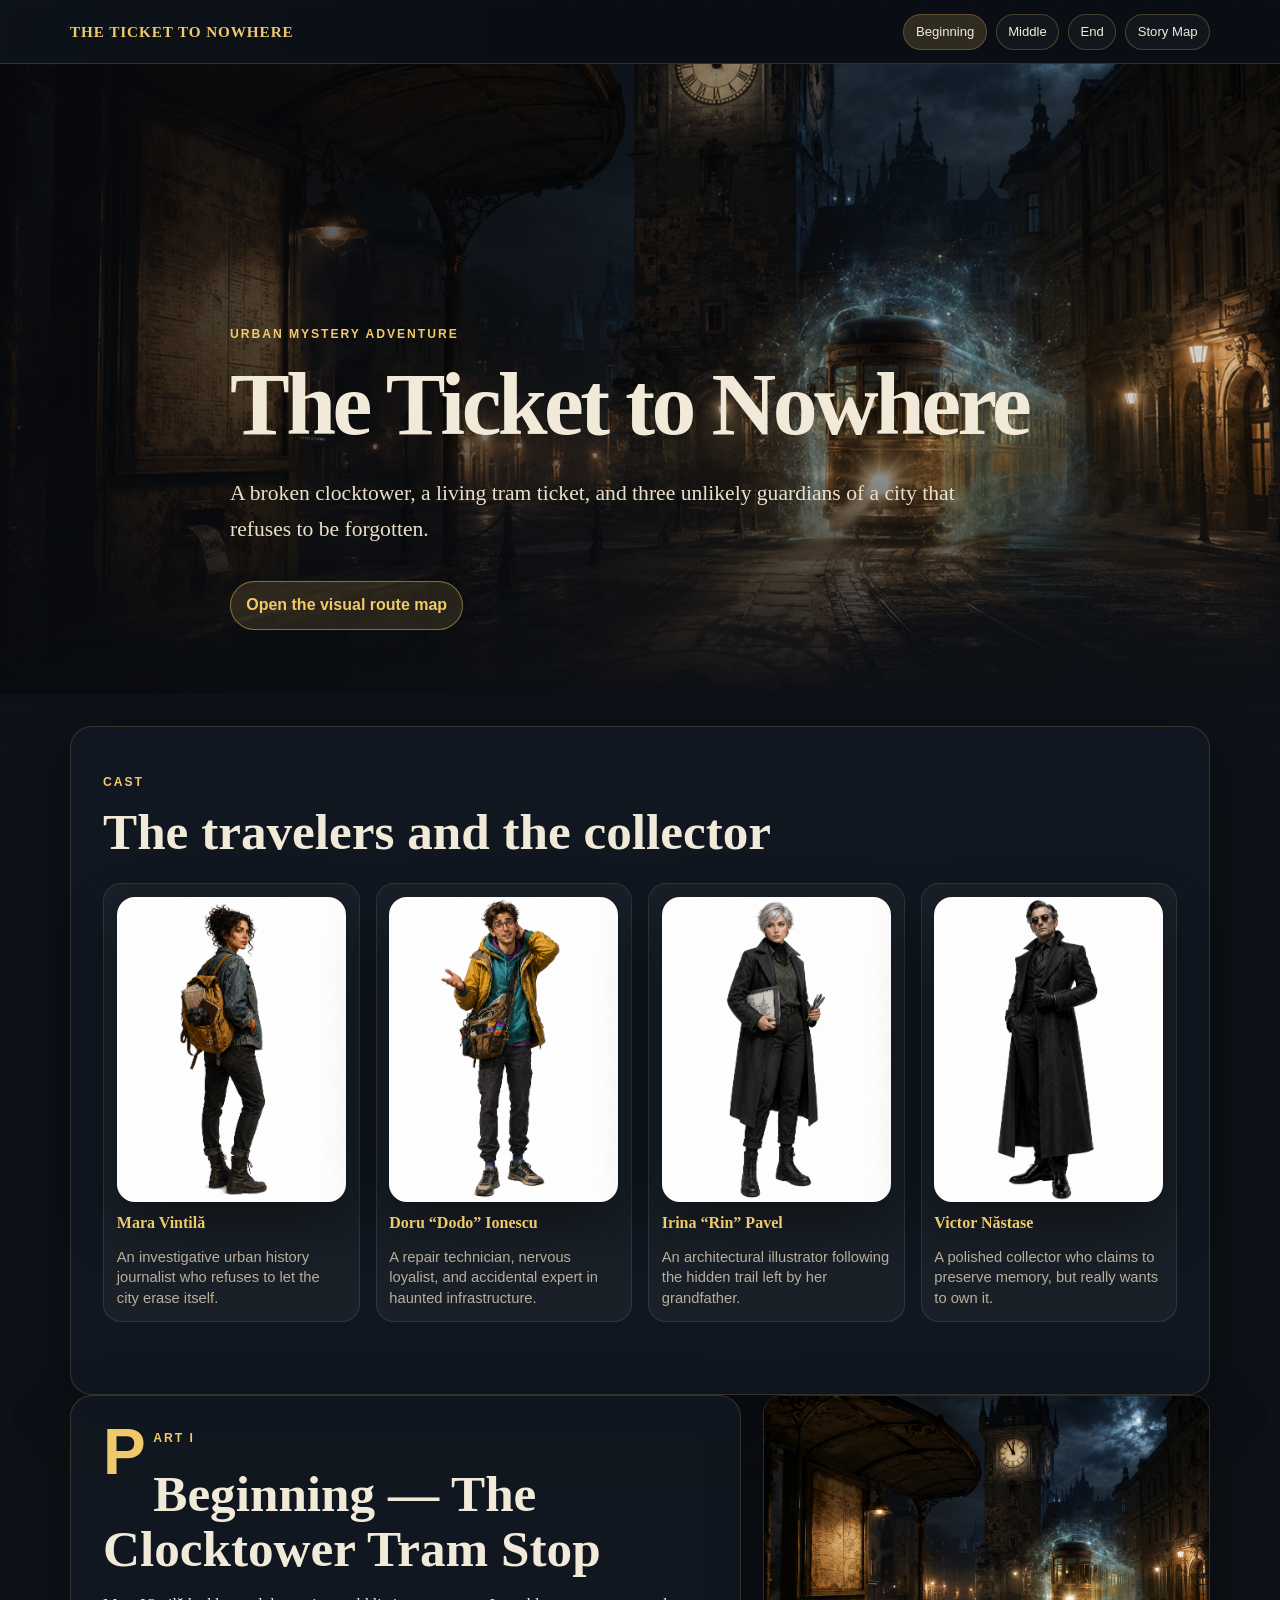
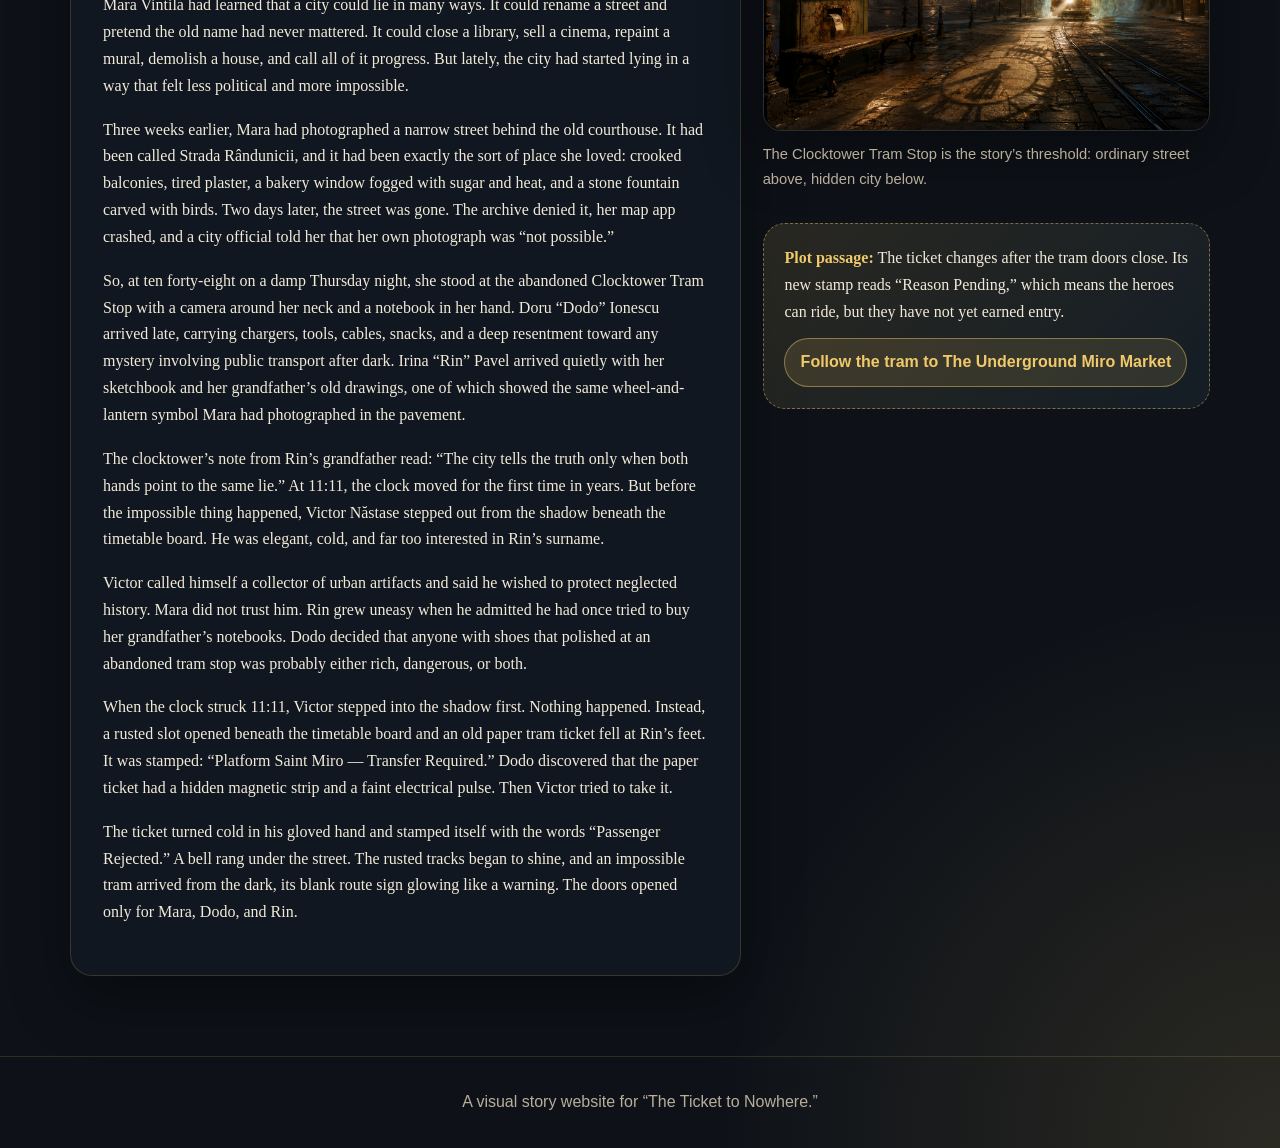
<file: index.html>
<!doctype html>
<html lang="en">
<head>
  <meta charset="utf-8">
  <meta name="viewport" content="width=device-width, initial-scale=1">
  <title>The Ticket to Nowhere | Beginning</title>
  <link rel="stylesheet" href="assets/style.css">
</head>
<body>
  <header class="site-header">
    <nav class="navbar" aria-label="Story navigation">
      <a class="brand" href="index.html">The Ticket to Nowhere</a>
      <div class="nav-links">
        <a class="active" href="index.html">Beginning</a>
        <a href="middle.html">Middle</a>
        <a href="end.html">End</a>
        <a href="map.html">Story Map</a>
      </div>
    </nav>
  </header>

  <section class="hero" style="background-image:url('assets/images/clocktower-tram-stop.png')">
    <div class="hero-content">
      <p class="kicker">Urban mystery adventure</p>
      <h1>The Ticket to Nowhere</h1>
      <p class="subtitle">A broken clocktower, a living tram ticket, and three unlikely guardians of a city that refuses to be forgotten.</p>
      <a class="next-link" href="map.html">Open the visual route map</a>
    </div>
  </section>

  <main>
    <section class="card">
      <p class="kicker">Cast</p>
      <h2>The travelers and the collector</h2>
      <div class="character-strip">
        <article class="character">
          <img src="assets/images/mara.png" alt="Mara Vintilă character portrait">
          <h3>Mara Vintilă</h3>
          <p>An investigative urban history journalist who refuses to let the city erase itself.</p>
        </article>
        <article class="character">
          <img src="assets/images/dodo.png" alt="Doru Dodo Ionescu character portrait">
          <h3>Doru “Dodo” Ionescu</h3>
          <p>A repair technician, nervous loyalist, and accidental expert in haunted infrastructure.</p>
        </article>
        <article class="character">
          <img src="assets/images/rin.png" alt="Irina Rin Pavel character portrait">
          <h3>Irina “Rin” Pavel</h3>
          <p>An architectural illustrator following the hidden trail left by her grandfather.</p>
        </article>
        <article class="character">
          <img src="assets/images/victor.png" alt="Victor Năstase character portrait">
          <h3>Victor Năstase</h3>
          <p>A polished collector who claims to preserve memory, but really wants to own it.</p>
        </article>
      </div>
    </section>

    <section class="grid" id="beginning">
      <article class="card story-text">
        <p class="kicker">Part I</p>
        <h2>Beginning — The Clocktower Tram Stop</h2>
        <p>Mara Vintilă had learned that a city could lie in many ways. It could rename a street and pretend the old name had never mattered. It could close a library, sell a cinema, repaint a mural, demolish a house, and call all of it progress. But lately, the city had started lying in a way that felt less political and more impossible.</p>
        <p>Three weeks earlier, Mara had photographed a narrow street behind the old courthouse. It had been called Strada Rândunicii, and it had been exactly the sort of place she loved: crooked balconies, tired plaster, a bakery window fogged with sugar and heat, and a stone fountain carved with birds. Two days later, the street was gone. The archive denied it, her map app crashed, and a city official told her that her own photograph was “not possible.”</p>
        <p>So, at ten forty-eight on a damp Thursday night, she stood at the abandoned Clocktower Tram Stop with a camera around her neck and a notebook in her hand. Doru “Dodo” Ionescu arrived late, carrying chargers, tools, cables, snacks, and a deep resentment toward any mystery involving public transport after dark. Irina “Rin” Pavel arrived quietly with her sketchbook and her grandfather’s old drawings, one of which showed the same wheel-and-lantern symbol Mara had photographed in the pavement.</p>
        <p>The clocktower’s note from Rin’s grandfather read: “The city tells the truth only when both hands point to the same lie.” At 11:11, the clock moved for the first time in years. But before the impossible thing happened, Victor Năstase stepped out from the shadow beneath the timetable board. He was elegant, cold, and far too interested in Rin’s surname.</p>
        <p>Victor called himself a collector of urban artifacts and said he wished to protect neglected history. Mara did not trust him. Rin grew uneasy when he admitted he had once tried to buy her grandfather’s notebooks. Dodo decided that anyone with shoes that polished at an abandoned tram stop was probably either rich, dangerous, or both.</p>
        <p>When the clock struck 11:11, Victor stepped into the shadow first. Nothing happened. Instead, a rusted slot opened beneath the timetable board and an old paper tram ticket fell at Rin’s feet. It was stamped: “Platform Saint Miro — Transfer Required.” Dodo discovered that the paper ticket had a hidden magnetic strip and a faint electrical pulse. Then Victor tried to take it.</p>
        <p>The ticket turned cold in his gloved hand and stamped itself with the words “Passenger Rejected.” A bell rang under the street. The rusted tracks began to shine, and an impossible tram arrived from the dark, its blank route sign glowing like a warning. The doors opened only for Mara, Dodo, and Rin.</p>
      </article>

      <aside>
        <img class="side-image" src="assets/images/clocktower-tram-stop.png" alt="The Clocktower Tram Stop at night with an impossible tram arriving">
        <p class="caption">The Clocktower Tram Stop is the story’s threshold: ordinary street above, hidden city below.</p>
        <div class="passage">
          <strong>Plot passage:</strong> The ticket changes after the tram doors close. Its new stamp reads “Reason Pending,” which means the heroes can ride, but they have not yet earned entry.
          <br><a class="next-link" href="middle.html">Follow the tram to The Underground Miro Market</a>
        </div>
      </aside>
    </section>
  </main>

  <footer class="footer">A visual story website for “The Ticket to Nowhere.”</footer>
</body>
</html>
</file>
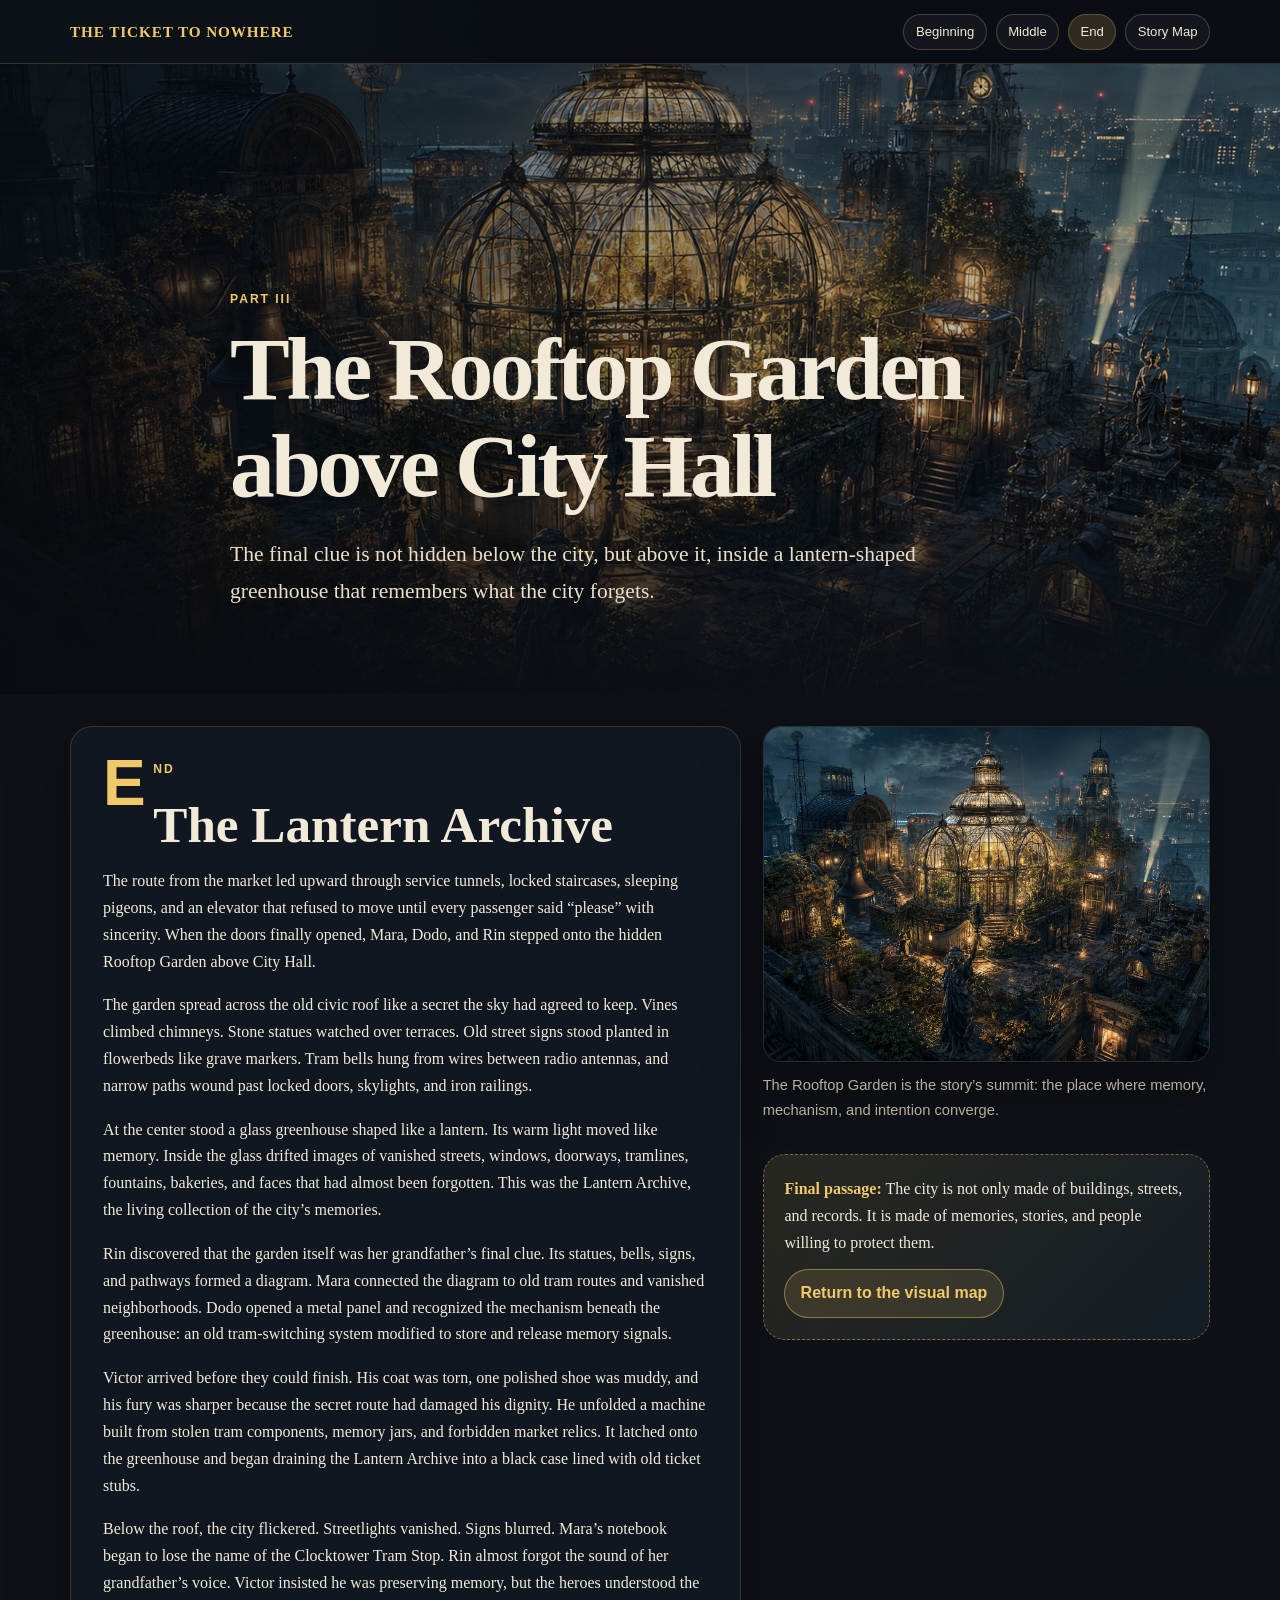
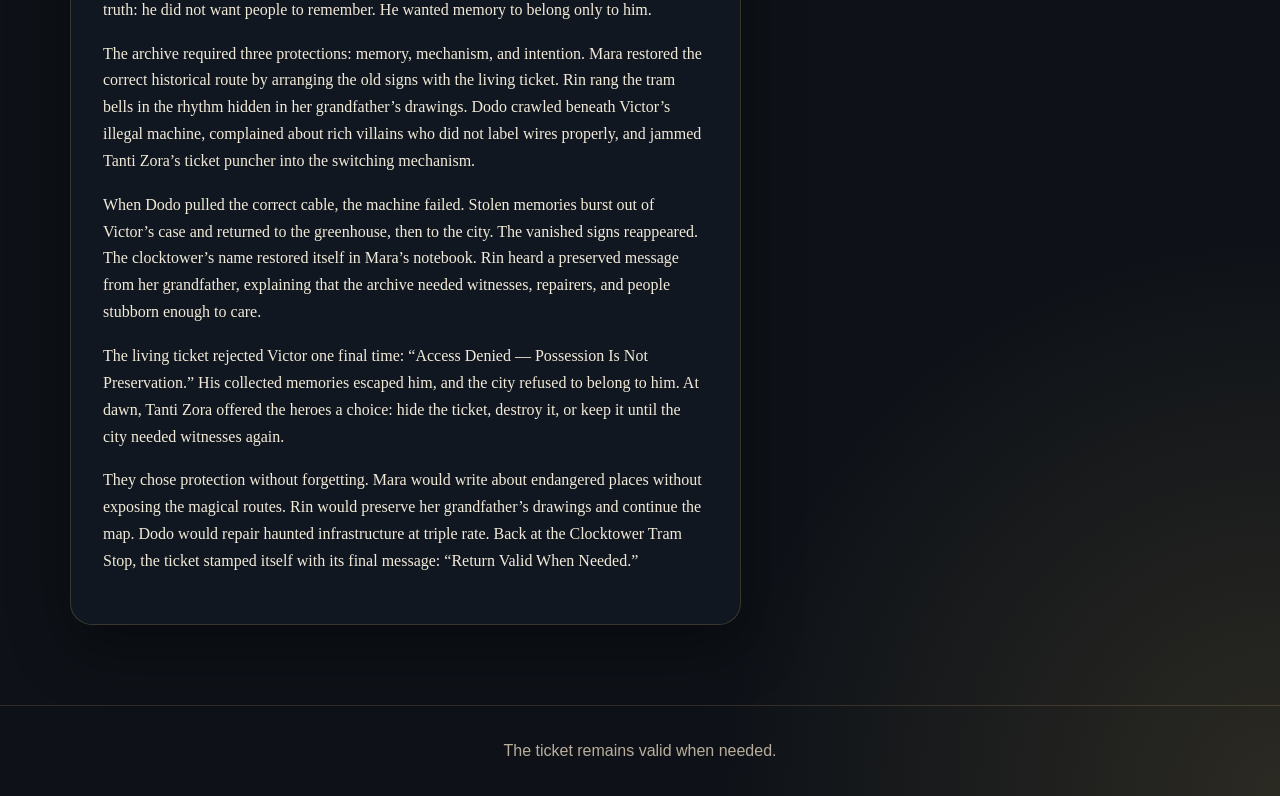
<file: end.html>
<!doctype html>
<html lang="en">
<head>
  <meta charset="utf-8">
  <meta name="viewport" content="width=device-width, initial-scale=1">
  <title>The Ticket to Nowhere | End</title>
  <link rel="stylesheet" href="assets/style.css">
</head>
<body>
  <header class="site-header">
    <nav class="navbar" aria-label="Story navigation">
      <a class="brand" href="index.html">The Ticket to Nowhere</a>
      <div class="nav-links">
        <a href="index.html">Beginning</a>
        <a href="middle.html">Middle</a>
        <a class="active" href="end.html">End</a>
        <a href="map.html">Story Map</a>
      </div>
    </nav>
  </header>

  <section class="hero" style="background-image:url('assets/images/rooftop-garden.png')">
    <div class="hero-content">
      <p class="kicker">Part III</p>
      <h1>The Rooftop Garden above City Hall</h1>
      <p class="subtitle">The final clue is not hidden below the city, but above it, inside a lantern-shaped greenhouse that remembers what the city forgets.</p>
    </div>
  </section>

  <main>
    <section class="grid">
      <article class="card story-text">
        <p class="kicker">End</p>
        <h2>The Lantern Archive</h2>
        <p>The route from the market led upward through service tunnels, locked staircases, sleeping pigeons, and an elevator that refused to move until every passenger said “please” with sincerity. When the doors finally opened, Mara, Dodo, and Rin stepped onto the hidden Rooftop Garden above City Hall.</p>
        <p>The garden spread across the old civic roof like a secret the sky had agreed to keep. Vines climbed chimneys. Stone statues watched over terraces. Old street signs stood planted in flowerbeds like grave markers. Tram bells hung from wires between radio antennas, and narrow paths wound past locked doors, skylights, and iron railings.</p>
        <p>At the center stood a glass greenhouse shaped like a lantern. Its warm light moved like memory. Inside the glass drifted images of vanished streets, windows, doorways, tramlines, fountains, bakeries, and faces that had almost been forgotten. This was the Lantern Archive, the living collection of the city’s memories.</p>
        <p>Rin discovered that the garden itself was her grandfather’s final clue. Its statues, bells, signs, and pathways formed a diagram. Mara connected the diagram to old tram routes and vanished neighborhoods. Dodo opened a metal panel and recognized the mechanism beneath the greenhouse: an old tram-switching system modified to store and release memory signals.</p>
        <p>Victor arrived before they could finish. His coat was torn, one polished shoe was muddy, and his fury was sharper because the secret route had damaged his dignity. He unfolded a machine built from stolen tram components, memory jars, and forbidden market relics. It latched onto the greenhouse and began draining the Lantern Archive into a black case lined with old ticket stubs.</p>
        <p>Below the roof, the city flickered. Streetlights vanished. Signs blurred. Mara’s notebook began to lose the name of the Clocktower Tram Stop. Rin almost forgot the sound of her grandfather’s voice. Victor insisted he was preserving memory, but the heroes understood the truth: he did not want people to remember. He wanted memory to belong only to him.</p>
        <p>The archive required three protections: memory, mechanism, and intention. Mara restored the correct historical route by arranging the old signs with the living ticket. Rin rang the tram bells in the rhythm hidden in her grandfather’s drawings. Dodo crawled beneath Victor’s illegal machine, complained about rich villains who did not label wires properly, and jammed Tanti Zora’s ticket puncher into the switching mechanism.</p>
        <p>When Dodo pulled the correct cable, the machine failed. Stolen memories burst out of Victor’s case and returned to the greenhouse, then to the city. The vanished signs reappeared. The clocktower’s name restored itself in Mara’s notebook. Rin heard a preserved message from her grandfather, explaining that the archive needed witnesses, repairers, and people stubborn enough to care.</p>
        <p>The living ticket rejected Victor one final time: “Access Denied — Possession Is Not Preservation.” His collected memories escaped him, and the city refused to belong to him. At dawn, Tanti Zora offered the heroes a choice: hide the ticket, destroy it, or keep it until the city needed witnesses again.</p>
        <p>They chose protection without forgetting. Mara would write about endangered places without exposing the magical routes. Rin would preserve her grandfather’s drawings and continue the map. Dodo would repair haunted infrastructure at triple rate. Back at the Clocktower Tram Stop, the ticket stamped itself with its final message: “Return Valid When Needed.”</p>
      </article>

      <aside>
        <img class="side-image" src="assets/images/rooftop-garden.png" alt="The Rooftop Garden above City Hall with the lantern greenhouse">
        <p class="caption">The Rooftop Garden is the story’s summit: the place where memory, mechanism, and intention converge.</p>
        <div class="passage">
          <strong>Final passage:</strong> The city is not only made of buildings, streets, and records. It is made of memories, stories, and people willing to protect them.
          <br><a class="next-link" href="map.html">Return to the visual map</a>
        </div>
      </aside>
    </section>
  </main>

  <footer class="footer">The ticket remains valid when needed.</footer>
</body>
</html>
</file>
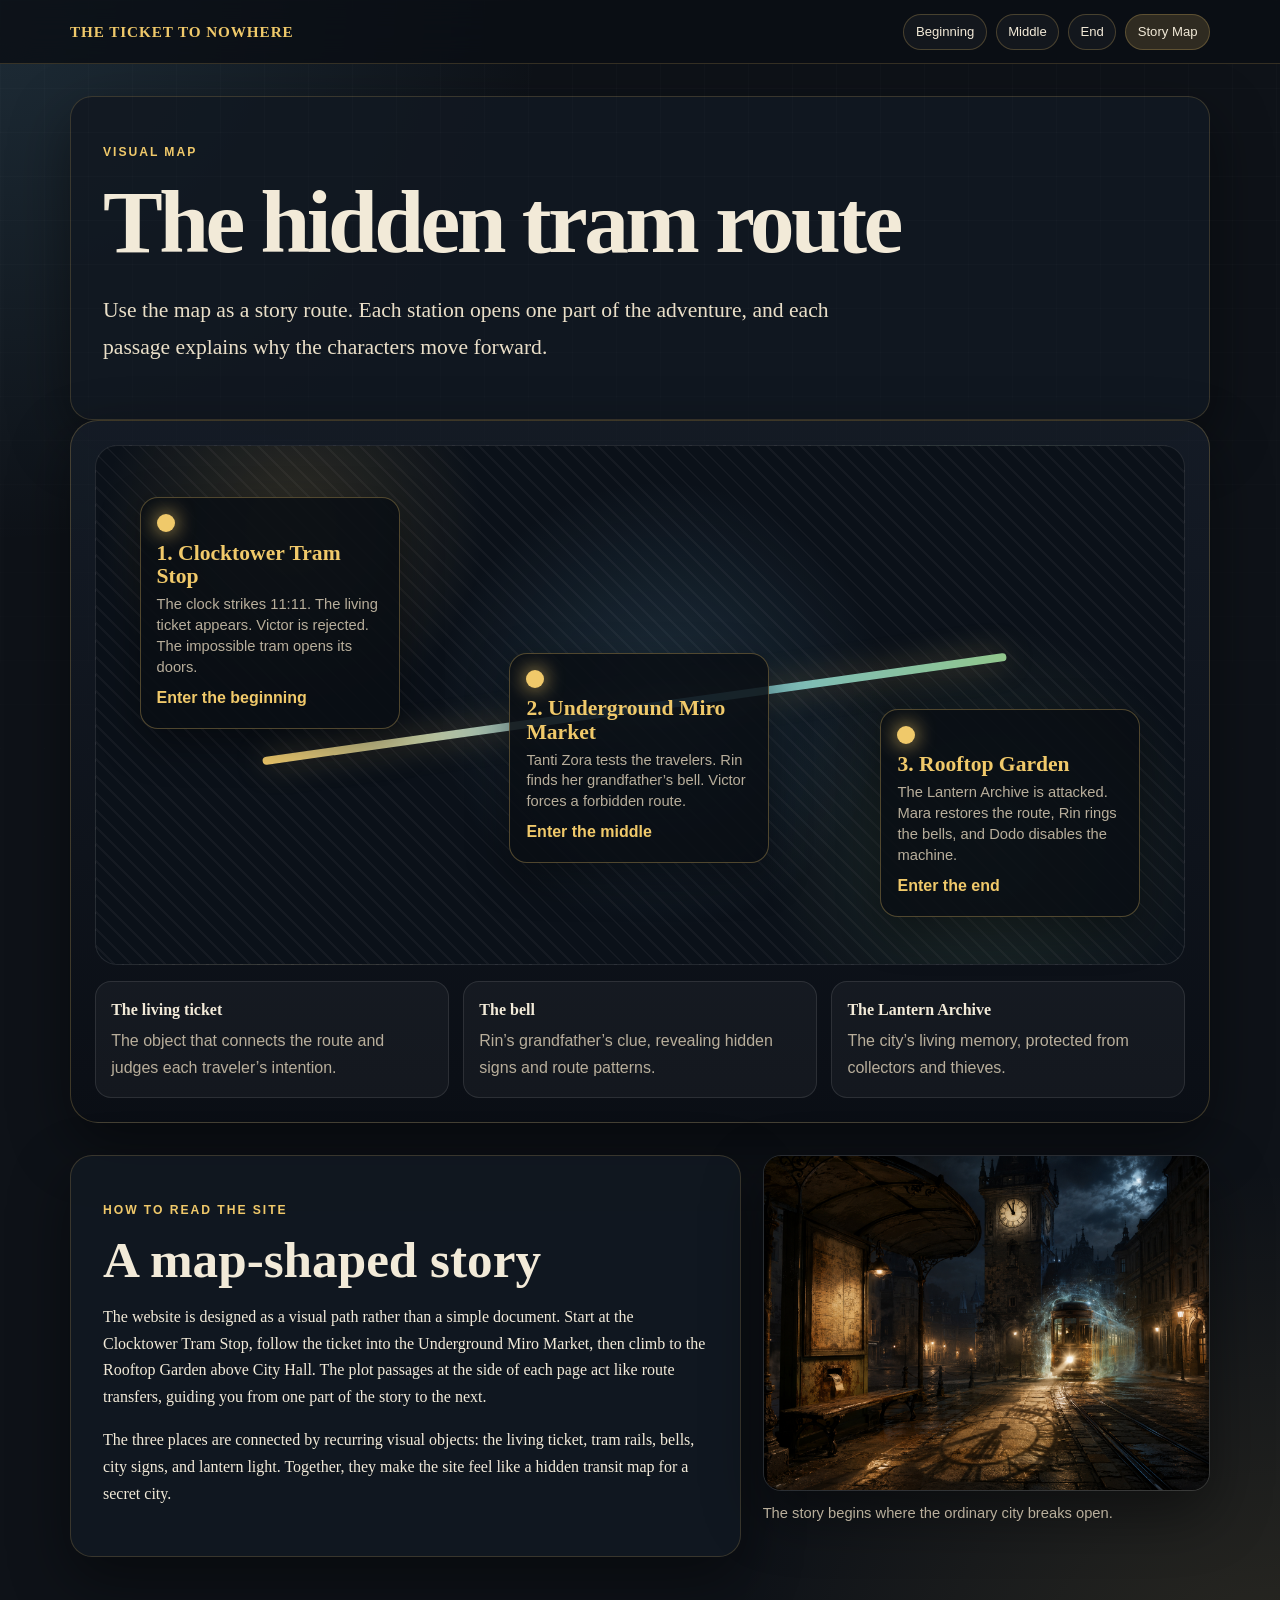
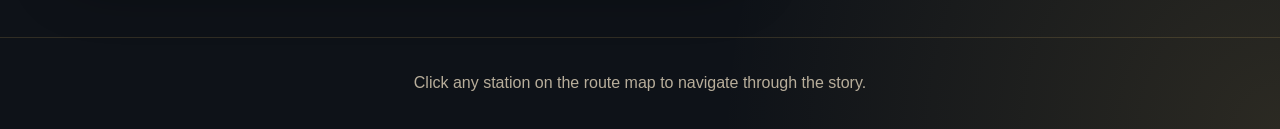
<file: map.html>
<!doctype html>
<html lang="en">
<head>
  <meta charset="utf-8">
  <meta name="viewport" content="width=device-width, initial-scale=1">
  <title>The Ticket to Nowhere | Story Map</title>
  <link rel="stylesheet" href="assets/style.css">
</head>
<body>
  <header class="site-header">
    <nav class="navbar" aria-label="Story navigation">
      <a class="brand" href="index.html">The Ticket to Nowhere</a>
      <div class="nav-links">
        <a href="index.html">Beginning</a>
        <a href="middle.html">Middle</a>
        <a href="end.html">End</a>
        <a class="active" href="map.html">Story Map</a>
      </div>
    </nav>
  </header>

  <main>
    <section class="card">
      <p class="kicker">Visual map</p>
      <h1>The hidden tram route</h1>
      <p class="subtitle">Use the map as a story route. Each station opens one part of the adventure, and each passage explains why the characters move forward.</p>
    </section>

    <section class="map-board" aria-label="Visual story map">
      <div class="route-map">
        <div class="route-line" aria-hidden="true"></div>
        <article class="node node-clock">
          <h3>1. Clocktower Tram Stop</h3>
          <p>The clock strikes 11:11. The living ticket appears. Victor is rejected. The impossible tram opens its doors.</p>
          <a href="index.html#beginning">Enter the beginning</a>
        </article>
        <article class="node node-market">
          <h3>2. Underground Miro Market</h3>
          <p>Tanti Zora tests the travelers. Rin finds her grandfather’s bell. Victor forces a forbidden route.</p>
          <a href="middle.html">Enter the middle</a>
        </article>
        <article class="node node-roof">
          <h3>3. Rooftop Garden</h3>
          <p>The Lantern Archive is attacked. Mara restores the route, Rin rings the bells, and Dodo disables the machine.</p>
          <a href="end.html">Enter the end</a>
        </article>
      </div>
      <div class="legend">
        <div class="legend-item"><strong>The living ticket</strong> The object that connects the route and judges each traveler’s intention.</div>
        <div class="legend-item"><strong>The bell</strong> Rin’s grandfather’s clue, revealing hidden signs and route patterns.</div>
        <div class="legend-item"><strong>The Lantern Archive</strong> The city’s living memory, protected from collectors and thieves.</div>
      </div>
    </section>

    <section class="grid" style="margin-top:2rem">
      <article class="card">
        <p class="kicker">How to read the site</p>
        <h2>A map-shaped story</h2>
        <p>The website is designed as a visual path rather than a simple document. Start at the Clocktower Tram Stop, follow the ticket into the Underground Miro Market, then climb to the Rooftop Garden above City Hall. The plot passages at the side of each page act like route transfers, guiding you from one part of the story to the next.</p>
        <p>The three places are connected by recurring visual objects: the living ticket, tram rails, bells, city signs, and lantern light. Together, they make the site feel like a hidden transit map for a secret city.</p>
      </article>
      <aside class="map-figure">
        <img src="assets/images/clocktower-tram-stop.png" alt="Clocktower tram route visual">
        <p class="caption">The story begins where the ordinary city breaks open.</p>
      </aside>
    </section>
  </main>

  <footer class="footer">Click any station on the route map to navigate through the story.</footer>
</body>
</html>
</file>
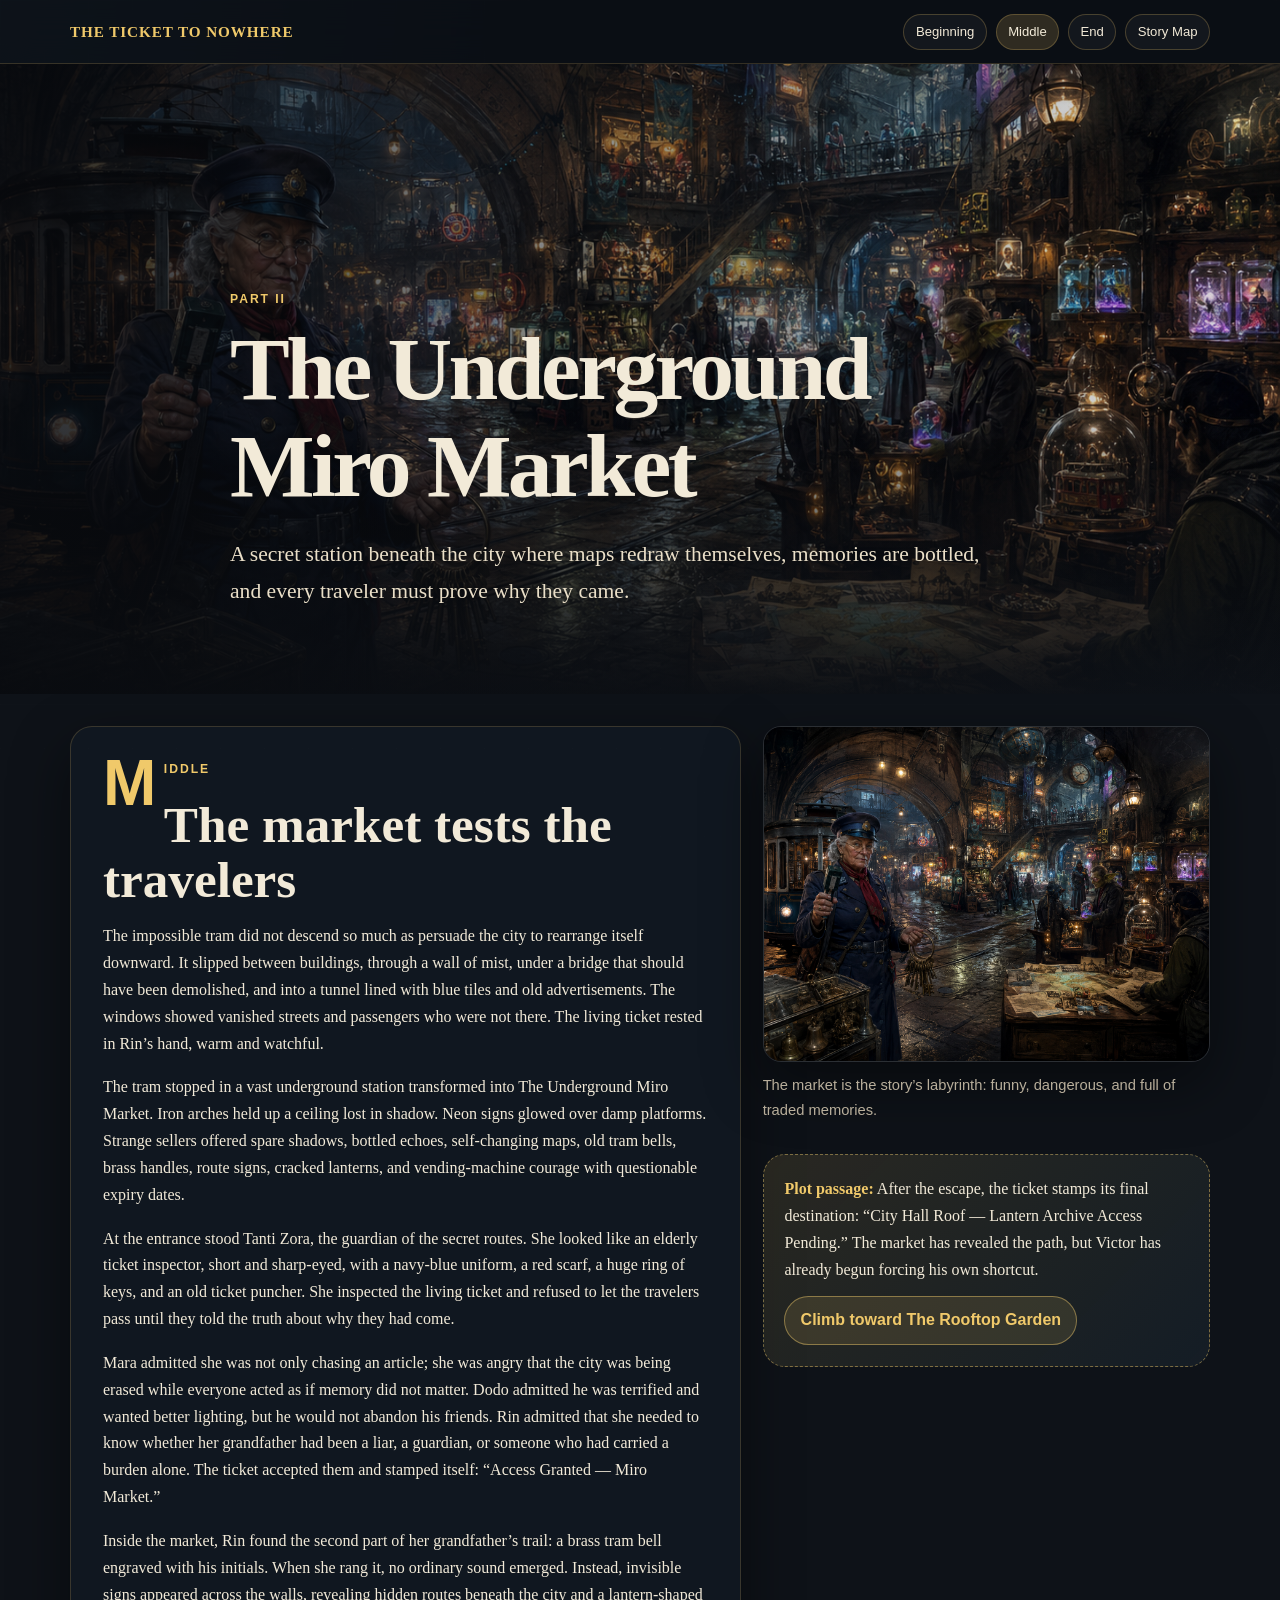
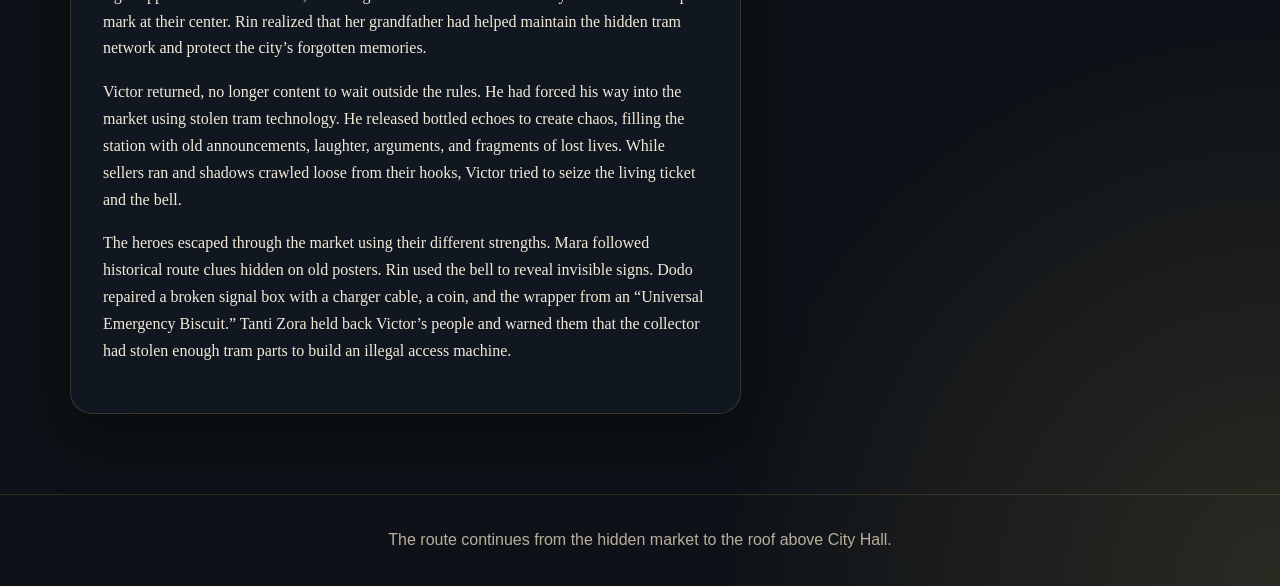
<file: middle.html>
<!doctype html>
<html lang="en">
<head>
  <meta charset="utf-8">
  <meta name="viewport" content="width=device-width, initial-scale=1">
  <title>The Ticket to Nowhere | Middle</title>
  <link rel="stylesheet" href="assets/style.css">
</head>
<body>
  <header class="site-header">
    <nav class="navbar" aria-label="Story navigation">
      <a class="brand" href="index.html">The Ticket to Nowhere</a>
      <div class="nav-links">
        <a href="index.html">Beginning</a>
        <a class="active" href="middle.html">Middle</a>
        <a href="end.html">End</a>
        <a href="map.html">Story Map</a>
      </div>
    </nav>
  </header>

  <section class="hero" style="background-image:url('assets/images/underground-miro-market.png')">
    <div class="hero-content">
      <p class="kicker">Part II</p>
      <h1>The Underground Miro Market</h1>
      <p class="subtitle">A secret station beneath the city where maps redraw themselves, memories are bottled, and every traveler must prove why they came.</p>
    </div>
  </section>

  <main>
    <section class="grid">
      <article class="card story-text">
        <p class="kicker">Middle</p>
        <h2>The market tests the travelers</h2>
        <p>The impossible tram did not descend so much as persuade the city to rearrange itself downward. It slipped between buildings, through a wall of mist, under a bridge that should have been demolished, and into a tunnel lined with blue tiles and old advertisements. The windows showed vanished streets and passengers who were not there. The living ticket rested in Rin’s hand, warm and watchful.</p>
        <p>The tram stopped in a vast underground station transformed into The Underground Miro Market. Iron arches held up a ceiling lost in shadow. Neon signs glowed over damp platforms. Strange sellers offered spare shadows, bottled echoes, self-changing maps, old tram bells, brass handles, route signs, cracked lanterns, and vending-machine courage with questionable expiry dates.</p>
        <p>At the entrance stood Tanti Zora, the guardian of the secret routes. She looked like an elderly ticket inspector, short and sharp-eyed, with a navy-blue uniform, a red scarf, a huge ring of keys, and an old ticket puncher. She inspected the living ticket and refused to let the travelers pass until they told the truth about why they had come.</p>
        <p>Mara admitted she was not only chasing an article; she was angry that the city was being erased while everyone acted as if memory did not matter. Dodo admitted he was terrified and wanted better lighting, but he would not abandon his friends. Rin admitted that she needed to know whether her grandfather had been a liar, a guardian, or someone who had carried a burden alone. The ticket accepted them and stamped itself: “Access Granted — Miro Market.”</p>
        <p>Inside the market, Rin found the second part of her grandfather’s trail: a brass tram bell engraved with his initials. When she rang it, no ordinary sound emerged. Instead, invisible signs appeared across the walls, revealing hidden routes beneath the city and a lantern-shaped mark at their center. Rin realized that her grandfather had helped maintain the hidden tram network and protect the city’s forgotten memories.</p>
        <p>Victor returned, no longer content to wait outside the rules. He had forced his way into the market using stolen tram technology. He released bottled echoes to create chaos, filling the station with old announcements, laughter, arguments, and fragments of lost lives. While sellers ran and shadows crawled loose from their hooks, Victor tried to seize the living ticket and the bell.</p>
        <p>The heroes escaped through the market using their different strengths. Mara followed historical route clues hidden on old posters. Rin used the bell to reveal invisible signs. Dodo repaired a broken signal box with a charger cable, a coin, and the wrapper from an “Universal Emergency Biscuit.” Tanti Zora held back Victor’s people and warned them that the collector had stolen enough tram parts to build an illegal access machine.</p>
      </article>

      <aside>
        <img class="side-image" src="assets/images/underground-miro-market.png" alt="The Underground Miro Market beneath the city">
        <p class="caption">The market is the story’s labyrinth: funny, dangerous, and full of traded memories.</p>
        <div class="passage">
          <strong>Plot passage:</strong> After the escape, the ticket stamps its final destination: “City Hall Roof — Lantern Archive Access Pending.” The market has revealed the path, but Victor has already begun forcing his own shortcut.
          <br><a class="next-link" href="end.html">Climb toward The Rooftop Garden</a>
        </div>
      </aside>
    </section>
  </main>

  <footer class="footer">The route continues from the hidden market to the roof above City Hall.</footer>
</body>
</html>
</file>
<file: assets/style.css>
:root {
  --bg: #0e1218;
  --panel: rgba(18, 25, 34, 0.88);
  --panel-solid: #141b25;
  --ink: #f2ead8;
  --muted: #b8ae9b;
  --gold: #f0c96a;
  --blue: #6fb4d8;
  --green: #92c78d;
  --red: #d67c6f;
  --line: rgba(240, 201, 106, 0.28);
  --shadow: 0 22px 60px rgba(0,0,0,.45);
  --radius: 22px;
}

* { box-sizing: border-box; }

html { scroll-behavior: smooth; }

body {
  margin: 0;
  background:
    radial-gradient(circle at top left, rgba(111,180,216,.16), transparent 34rem),
    radial-gradient(circle at bottom right, rgba(240,201,106,.13), transparent 35rem),
    var(--bg);
  color: var(--ink);
  font-family: Georgia, 'Times New Roman', serif;
  line-height: 1.68;
}

body::before {
  content: '';
  position: fixed;
  inset: 0;
  pointer-events: none;
  background-image: linear-gradient(rgba(255,255,255,.025) 1px, transparent 1px), linear-gradient(90deg, rgba(255,255,255,.018) 1px, transparent 1px);
  background-size: 44px 44px;
  mask-image: linear-gradient(to bottom, rgba(0,0,0,.8), rgba(0,0,0,.12));
}

a { color: var(--gold); text-decoration: none; }
a:hover { text-decoration: underline; }

.site-header {
  position: sticky;
  top: 0;
  z-index: 10;
  backdrop-filter: blur(16px);
  background: rgba(10, 14, 20, .82);
  border-bottom: 1px solid rgba(240,201,106,.18);
}

.navbar {
  max-width: 1180px;
  margin: 0 auto;
  display: flex;
  align-items: center;
  justify-content: space-between;
  gap: 1rem;
  padding: .85rem 1.25rem;
}

.brand {
  font-weight: 800;
  letter-spacing: .06em;
  text-transform: uppercase;
  font-size: .95rem;
}

.nav-links {
  display: flex;
  gap: .55rem;
  flex-wrap: wrap;
  justify-content: flex-end;
}

.nav-links a {
  border: 1px solid rgba(240,201,106,.24);
  padding: .38rem .72rem;
  border-radius: 999px;
  color: var(--ink);
  font-family: Arial, sans-serif;
  font-size: .82rem;
  background: rgba(255,255,255,.04);
}

.nav-links a.active, .nav-links a:hover {
  background: rgba(240,201,106,.16);
  text-decoration: none;
}

.hero {
  min-height: 70vh;
  display: grid;
  place-items: end start;
  padding: 4rem 1.25rem;
  background-size: cover;
  background-position: center;
  position: relative;
}

.hero::after {
  content: '';
  position: absolute;
  inset: 0;
  background: linear-gradient(90deg, rgba(8,10,14,.86), rgba(8,10,14,.42), rgba(8,10,14,.1)), linear-gradient(0deg, rgba(14,18,24,.98), transparent 45%);
}

.hero-content {
  position: relative;
  z-index: 1;
  max-width: 820px;
  margin: 0 auto;
  width: min(100%, 1180px);
}

.kicker {
  color: var(--gold);
  letter-spacing: .16em;
  text-transform: uppercase;
  font-family: Arial, sans-serif;
  font-weight: 700;
  font-size: .76rem;
}

h1, h2, h3 { line-height: 1.08; margin: 0 0 1rem; }
h1 { font-size: clamp(2.7rem, 7vw, 6rem); letter-spacing: -.04em; max-width: 880px; }
h2 { font-size: clamp(2rem, 4vw, 3.25rem); }
h3 { font-size: 1.35rem; color: var(--gold); }

.subtitle { font-size: clamp(1.05rem, 2.1vw, 1.35rem); max-width: 760px; color: #eadfc8; }

main { max-width: 1180px; margin: 0 auto; padding: 2rem 1.25rem 5rem; }

.grid { display: grid; grid-template-columns: 1.2fr .8fr; gap: 1.35rem; align-items: start; }
.card {
  background: var(--panel);
  border: 1px solid rgba(240,201,106,.18);
  border-radius: var(--radius);
  padding: clamp(1.2rem, 3vw, 2rem);
  box-shadow: var(--shadow);
}
.story-text p { margin: 0 0 1.05rem; }
.story-text p:first-of-type::first-letter {
  color: var(--gold);
  float: left;
  font-size: 4rem;
  line-height: .75;
  padding-right: .35rem;
}

.side-image, .character img, .map-figure img {
  width: 100%;
  border-radius: 18px;
  border: 1px solid rgba(255,255,255,.12);
  box-shadow: var(--shadow);
  display: block;
}

.caption { color: var(--muted); font-size: .92rem; margin-top: .65rem; font-family: Arial, sans-serif; }

.passage {
  margin: 2rem 0;
  padding: 1.3rem;
  border-radius: var(--radius);
  border: 1px dashed rgba(240,201,106,.45);
  background: linear-gradient(135deg, rgba(240,201,106,.12), rgba(111,180,216,.07));
}

.passage strong { color: var(--gold); }

.next-link {
  display: inline-block;
  margin-top: .75rem;
  border: 1px solid rgba(240,201,106,.45);
  padding: .65rem .95rem;
  border-radius: 999px;
  background: rgba(240,201,106,.12);
  font-family: Arial, sans-serif;
  font-weight: 700;
}

.character-strip {
  display: grid;
  grid-template-columns: repeat(4, 1fr);
  gap: 1rem;
  margin: 1.5rem 0 2.5rem;
}

.character {
  background: rgba(255,255,255,.04);
  border: 1px solid rgba(255,255,255,.1);
  border-radius: 18px;
  padding: .8rem;
}

.character img { aspect-ratio: 3 / 4; object-fit: cover; background: white; }
.character h3 { margin-top: .7rem; font-size: 1rem; }
.character p { color: var(--muted); font-size: .92rem; margin: 0; font-family: Arial, sans-serif; line-height: 1.4; }

.map-board {
  background: linear-gradient(180deg, rgba(21,28,38,.95), rgba(11,15,21,.95));
  border: 1px solid rgba(240,201,106,.22);
  border-radius: 28px;
  padding: clamp(1rem, 2vw, 1.5rem);
  box-shadow: var(--shadow);
  overflow: hidden;
}

.route-map {
  position: relative;
  min-height: 520px;
  border-radius: 22px;
  background:
    radial-gradient(circle at 18% 16%, rgba(240,201,106,.16), transparent 12rem),
    radial-gradient(circle at 52% 50%, rgba(111,180,216,.18), transparent 14rem),
    radial-gradient(circle at 82% 78%, rgba(146,199,141,.16), transparent 14rem),
    repeating-linear-gradient(45deg, rgba(255,255,255,.04), rgba(255,255,255,.04) 2px, transparent 2px, transparent 12px),
    #0b1119;
  border: 1px solid rgba(255,255,255,.1);
}

.route-line {
  position: absolute;
  left: 15%; right: 16%; top: 50%;
  height: 8px;
  transform: rotate(-8deg);
  background: linear-gradient(90deg, var(--gold), var(--blue), var(--green));
  box-shadow: 0 0 30px rgba(240,201,106,.35);
  border-radius: 999px;
}

.node {
  position: absolute;
  width: min(260px, 28vw);
  padding: 1rem;
  border-radius: 18px;
  background: rgba(10,14,20,.88);
  border: 1px solid rgba(240,201,106,.3);
  box-shadow: 0 14px 40px rgba(0,0,0,.4);
}

.node::before {
  content: '';
  width: 18px; height: 18px;
  background: var(--gold);
  border-radius: 50%;
  display: block;
  box-shadow: 0 0 20px var(--gold);
  margin-bottom: .6rem;
}

.node h3 { margin-bottom: .35rem; }
.node p { margin: 0 0 .45rem; color: var(--muted); font-size: .92rem; font-family: Arial, sans-serif; line-height: 1.42; }
.node a { font-family: Arial, sans-serif; font-weight: 700; }

.node-clock { left: 4%; top: 10%; }
.node-market { left: 38%; top: 40%; }
.node-roof { right: 4%; bottom: 9%; }

.legend {
  display: grid;
  grid-template-columns: repeat(3, 1fr);
  gap: .9rem;
  margin-top: 1rem;
}
.legend-item {
  background: rgba(255,255,255,.04);
  border: 1px solid rgba(255,255,255,.1);
  border-radius: 16px;
  padding: .95rem;
  font-family: Arial, sans-serif;
  color: var(--muted);
}
.legend-item strong { display: block; color: var(--ink); font-family: Georgia, serif; margin-bottom: .25rem; }

.footer {
  border-top: 1px solid rgba(240,201,106,.15);
  padding: 2rem 1.25rem;
  color: var(--muted);
  font-family: Arial, sans-serif;
  text-align: center;
}

@media (max-width: 850px) {
  .navbar { align-items: flex-start; flex-direction: column; }
  .grid, .character-strip, .legend { grid-template-columns: 1fr; }
  .route-map { min-height: 760px; }
  .route-line { left: 50%; right: auto; top: 13%; bottom: 12%; width: 8px; height: auto; transform: none; }
  .node { width: calc(100% - 2rem); left: 1rem !important; right: 1rem !important; }
  .node-clock { top: 2%; }
  .node-market { top: 36%; }
  .node-roof { bottom: 2%; }
}
</file>
